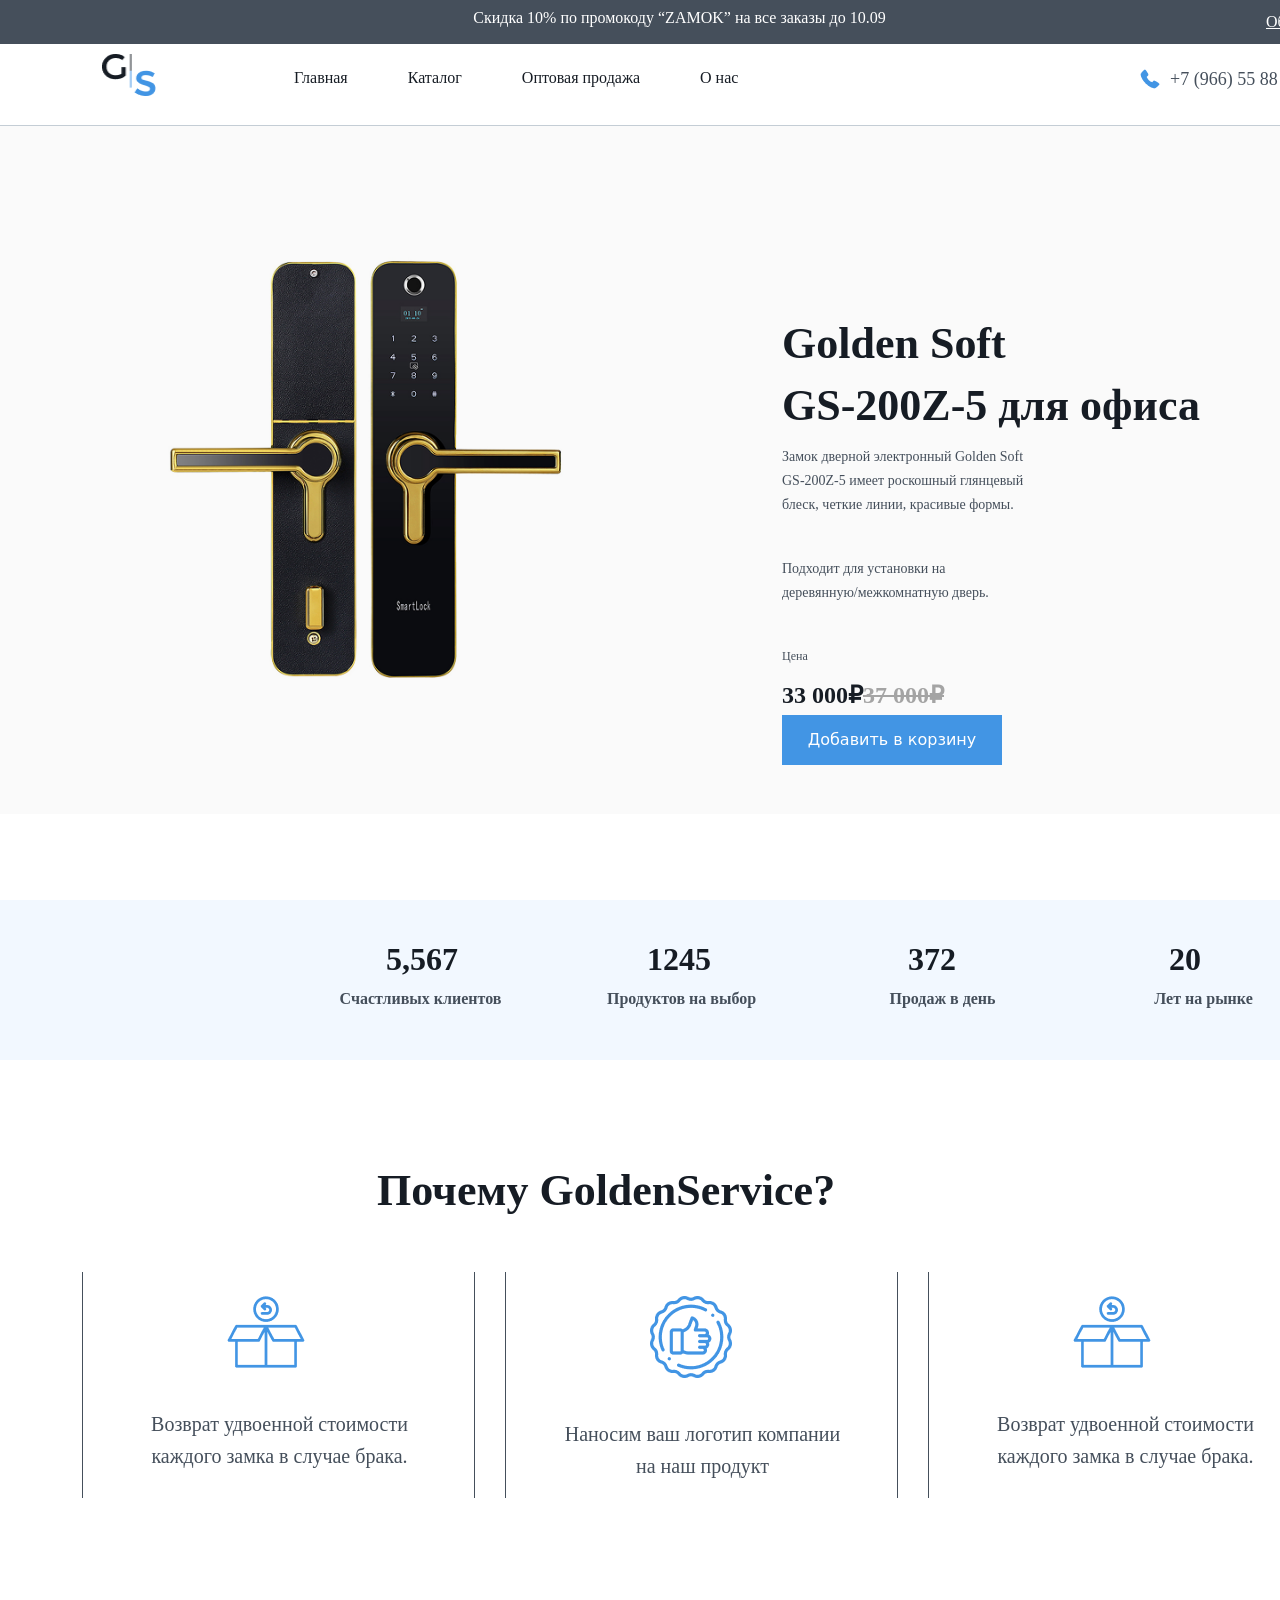
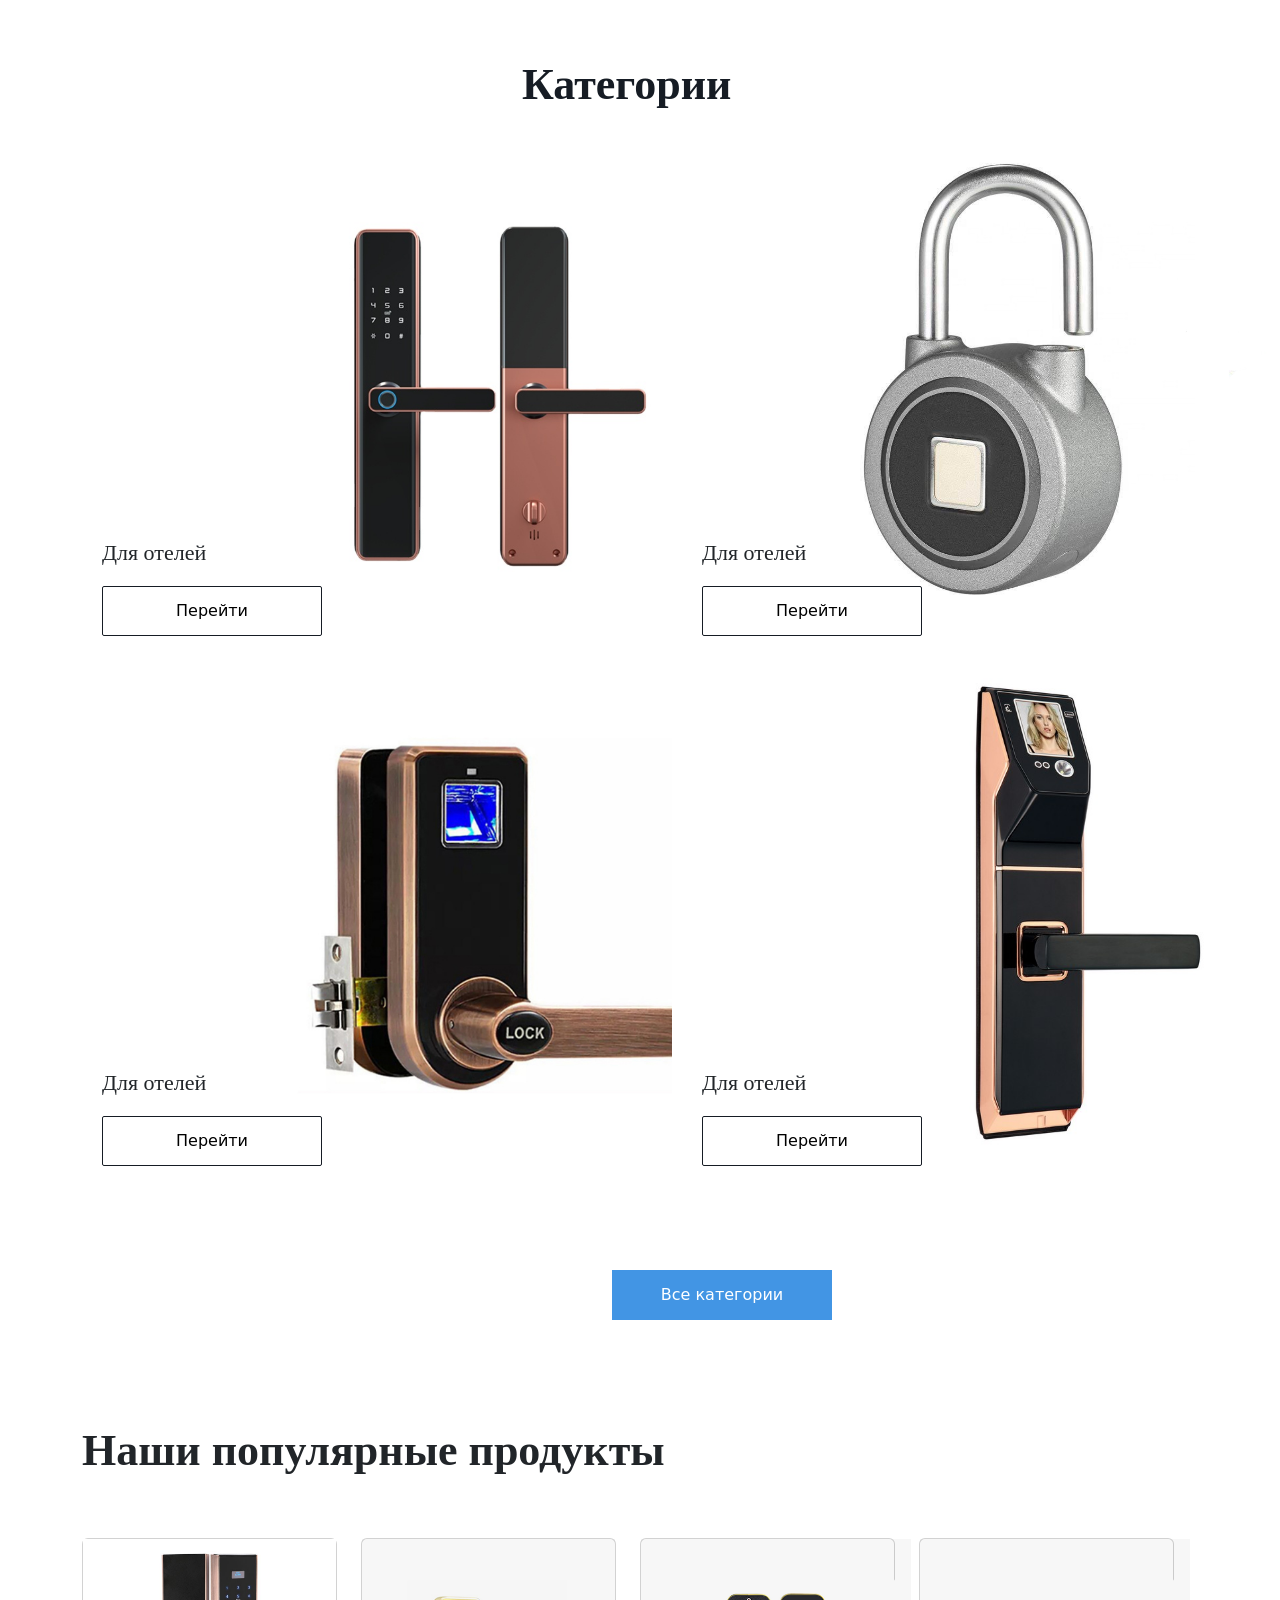
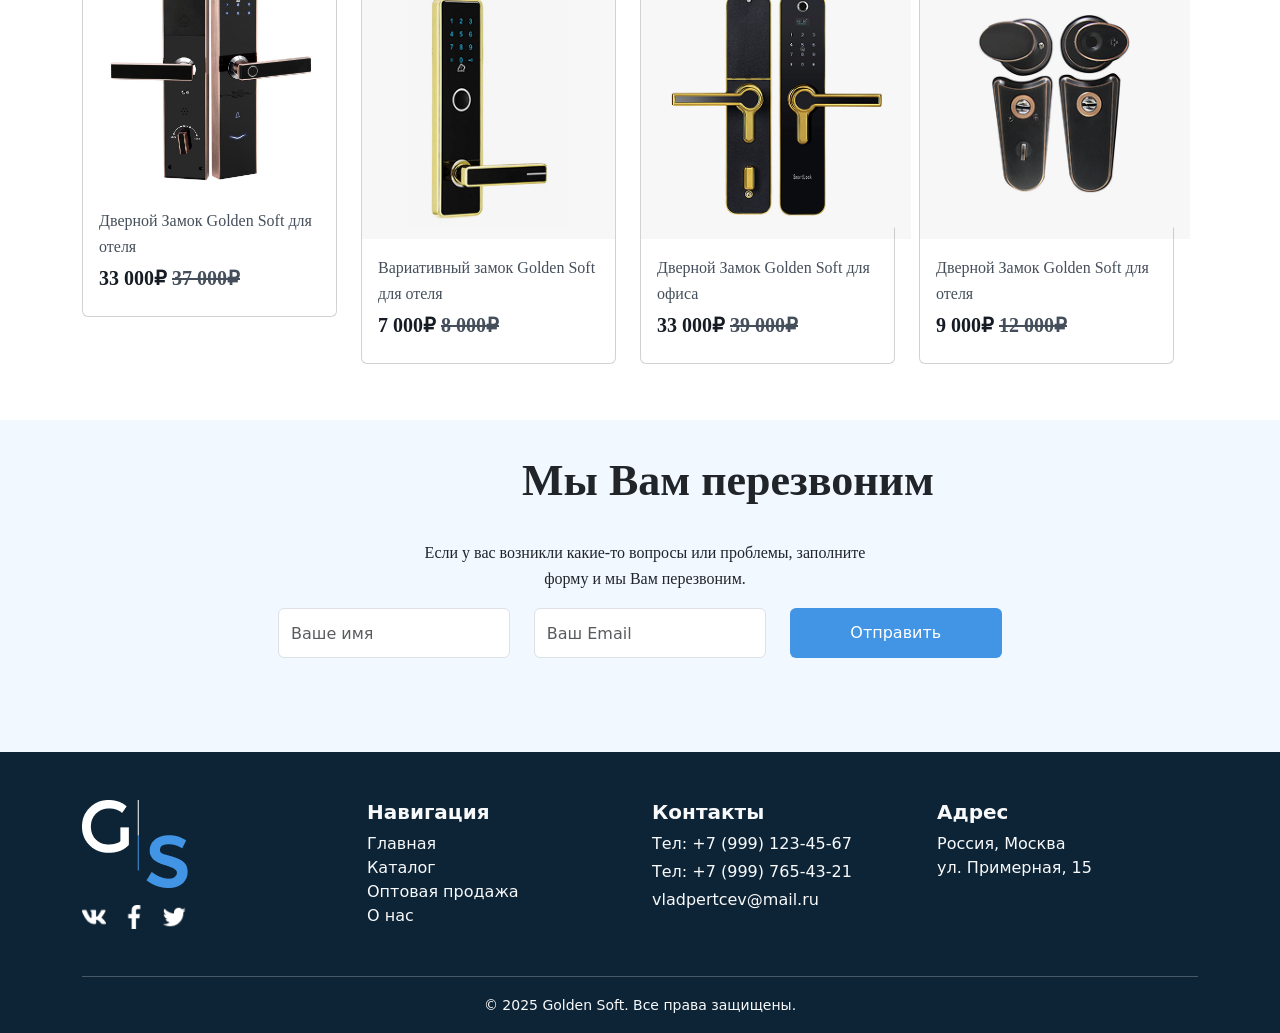
<file: index.html>
<!DOCTYPE html>
<html lang="en">
<head>
    <meta charset="UTF-8">
    <meta name="viewport" content="width=device-width, initial-scale=1.0">
    <title>Document</title>
    <link href="https://cdn.jsdelivr.net/npm/bootstrap@5.3.3/dist/css/bootstrap.min.css" rel="stylesheet">
    <link rel="stylesheet" href="sunnat.css">
</head>
<body>
    <div class="ota">
        <div class="header">
            <div class="container">
                <div class="row">
                     <h4 class="hd2">Скидка 10% по промокоду “ZAMOK” на все заказы до 10.09</h4>
                    <a href="#" class="hd1">Обратный звонок</a>
                   
                </div>
            </div>
       
        </div>
        <nav>
        <div class="container">
            <img src="sikonka/Logo.png" width="54px"  class="im1" height="42px" alt="">
            <ul class="menu">
                        <li><a href="#" >Главная</a></li>
                        <li><a href="nigora.html">Каталог </a></li>
                        <li><a href="#">Оптовая продажа</a></li>
                        <li><a href="#">О нас</a></li>
                       
                       
                    </ul>
                   
        </div>

       
    </nav> 
    <img src="sikonka/phone-call 1.png" class="img2" alt="">
    <h4 class="hd3">+7 (966) 55 88 499</h4>
    <img src="sikonka/Frame 4.png" alt="" class="img3">
    </div>

    <div class="ota2">
        <div class="container">
            <div class="row">
               <div class="tpong">
                <br>
                <h1 class="oh1">Golden Soft <br> GS-200Z-5 для офиса</h1>
                <p class="oh2">Замок дверной электронный Golden Soft <br> GS-200Z-5 имеет роскошный глянцевый <br> блеск, четкие линии, красивые формы.</p>
                <br>
                <p class="oh3">Подходит для установки на <br> деревянную/межкомнатную дверь.</p>
                <br>
                <p class="oh4">Цена</p>

                <h4 class="oh5">33 000₽<span style="color: #A4A4A4;"><del>37 000₽</del></span>  </h4> 
                <button class="btn1">Добавить в корзину</button>

           </div> 
            </div>
           
        </div>
    </div>

    <div class="kichikqism">
        <div class="container">
            <div class="row">
                <div class="qator">
                    <div class="qator1">
                        <h4 class="hrf1">5,567</h4>
                        <h4 class="hrf2">Счастливых клиентов</h4>
                    </div>
                    <div class="qator1">
                        <h4 class="hrf1">1245</h4>
                        <h4 class="hrf2">Продуктов на выбор</h4>
                    </div>
                    <div class="qator1">
                        <h4 class="hrf1">372</h4>
                        <h4 class="hrf2">Продаж в день</h4>
                    </div>
                    <div class="qator1">
                        <h4 class="hrf1">20</h4>
                        <h4 class="hrf2">Лет на рынке</h4>
                    </div>
                </div>

            </div>
        </div>
    </div>


    <div class="container">
        <div class="row">
            <div class="servisqismi">
                <h1 class="s1">Почему GoldenService? </h1>
                <div class="sorta">
                    <div class="sorta1">
                        <img class="ras" src="sikonka/Group (2).png" alt="">
                        <h4 class="s2">Возврат удвоенной стоимости <br> каждого замка в случае брака. </h4>
                    </div>
                    <div class="sorta1">
                        <img class="ras" src="sikonka/evaluate 1.png" alt="">
                        <h4 class="s2">Наносим ваш логотип компании <br> на наш продукт </h4>
                    </div>
                    <div class="sorta1">
                        <img class="ras" src="sikonka/Group (2).png" alt="">
                        <h4 class="s2">Возврат удвоенной стоимости <br> каждого замка в случае брака. </h4>
                    </div>
                </div>
            </div>
        </div>
    </div>



    <div class="container">
        <div class="row">
            <div class="eshiksot">
                <h1 class="e1">Категории</h1>
                <div class="row">
              <div class="col-6"> 
                         <div class="chap1">
                            <h4 class="sur1">Для отелей</h4>
                            <button class="btn2">Перейти</button>

                        </div>
                    </div>
              <div class="col-6"> 
                         <div class="chap1 chap2">
                            <h4 class="sur1">Для отелей</h4>
                            <button class="btn2">Перейти</button>

                        </div>
                    </div>

                </div>
                <div class="row">
                      <div class="col-6"> 
                         <div class="chap1 chap3">
                            <h4 class="sur1">Для отелей</h4>
                            <button class="btn2">Перейти</button>

                        </div>
                    </div>
                      <div class="col-6"> 
                         <div class="chap1 chap3 chap4">
                            <h4 class="sur1">Для отелей</h4>
                            <button class="btn2">Перейти</button>

                        </div>
                    </div>
                </div>
              
            
                    
                    
                
            </div>
          
                  
        </div>
        <br>
        <br>
        <br>
        <br>

         <button class="btn3">Все категории</button>
    </div> 


    <div class="cardqsmi">
        <div class="container">
            <div class="row">
                <h1 class="cx1">Наши популярные продукты</h1>
                <div class="row mt-5">
                    <div class="col-3">
                        <div class="card">
                            <img src="sikonka/caa02260f15e51c85216945f360d947c6bef1654.png" alt="">
                    <div class="card-body">
                        <h4 class="cx2">Дверной Замок Golden Soft для <br> отеля</h4>
                        <h4 class="cx3">33 000₽ <span style="color: #454F5B;"><del>37 000₽</del></span></h4>
                    </div>
                  </div>
                    </div>
                    <div class="col-3">
                        <div class="card">
                            <img src="sikonka/Rectangle 19.png" height="300px" alt="">
                    <div class="card-body">
                        <h4 class="cx2">Вариативный замок Golden Soft <br> для отеля</h4>
                        <h4 class="cx3">7 000₽ <span style="color: #454F5B;"><del>8 000₽</del></span></h4>
                    </div>
                  </div>
                    </div>
                    <div class="col-3">
                        <div class="card">
                            <img src="sikonka/Rectangle 19 (1).png" width="270px" alt="">
                    <div class="card-body">
                        <h4 class="cx2">Дверной Замок Golden Soft для <br>офиса</h4>
                        <h4 class="cx3">33 000₽ <span style="color: #454F5B;"><del>39 000₽</del></span></h4>
                    </div>
                  </div>
                    </div>
                    <div class="col-3">
                        <div class="card">
                            <img src="sikonka/Rectangle 19 (2).png" width="270px" alt="">
                    <div class="card-body">
                        <h4 class="cx2">Дверной Замок Golden Soft для <br> отеля</h4>
                        <h4 class="cx3">9 000₽ <span style="color: #454F5B;"><del>12 000₽</del></span></h4>
                    </div>
                  </div>
                    </div>
                </div>

               

            </div>
        </div>
    </div>
     <div class="pastkok">
     <div class="container">
        <div class="row">
            <h1 class="ps1">Мы Вам перезвоним</h1>
            <p class="ps2">Если у вас возникли какие-то вопросы или проблемы, заполните <br> форму и мы Вам перезвоним.</p>
            <div class="emvain">
                <input type="text" class=" form-control  inp1" placeholder="Ваше имя">
                <input type="email" class=" form-control  inp1" placeholder="Ваш Email">
                <button class="btn btn4">Отправить</button>
            </div>
        </div>
        
     </div>

                    
    </div>



    <!-- FOOTER -->
<footer class=" text-light pt-5 pb-3"
style="background-color:#0D2436 ;">
  <div class="container">
    <div class="row">
      <!-- Logo + Social -->
      <div class="col-md-3 mb-3">
        <!-- Logotip rasmi -->
        <img src="icon/logooo.png" alt="Golden Soft Logo" class="img-fluid mb-3" style="max-width:150px;">
        
        <!-- Ijtimoiy tarmoqlar -->
        <div class="d-flex gap-3">
          <a href="#"><img src="icon/vk.png" alt="Facebook" width="24"></a>
          <a href="#"><img src="icon/free-icon-facebook-2111392 1.png" alt="Twitter" width="24"></a>
          <a href="#"><img src="icon/Frame (3).png" alt="Instagram" width="24"></a>
        </div>
      </div>

      <!-- Navigation -->
      <div class="col-md-3 mb-3">
        <h5 class="fw-bold">Навигация</h5>
        <ul class="list-unstyled">
          <li><a href="#" class="text-light text-decoration-none">Главная</a></li>
          <li><a href="#" class="text-light text-decoration-none">Каталог</a></li>
          <li><a href="#" class="text-light text-decoration-none">Оптовая продажа</a></li>
          <li><a href="#" class="text-light text-decoration-none">О нас</a></li>
        </ul>
      </div>

      <!-- Contact -->
      <div class="col-md-3 mb-3">
        <h5 class="fw-bold">Контакты</h5>
        <p class="mb-1">Тел: +7 (999) 123-45-67</p>
        <p class="mb-1">Тел: +7 (999) 765-43-21</p>
        <p>vladpertcev@mail.ru</p>
      </div>

      <!-- Address -->
      <div class="col-md-3 mb-3">
        <h5 class="fw-bold">Адрес</h5>
        <p>Россия, Москва<br>ул. Примерная, 15</p>
      </div>
    </div>

    <hr class="border-light">

    <!-- Copyright -->
    <div class="text-center">
      <small>© 2025 Golden Soft. Все права защищены.</small>
    </div>
  </div>
</footer>

</body>
<script src="https://cdn.jsdelivr.net/npm/bootstrap@5.3.3/dist/js/bootstrap.bundle.min.js"></script>
</html>
</file>
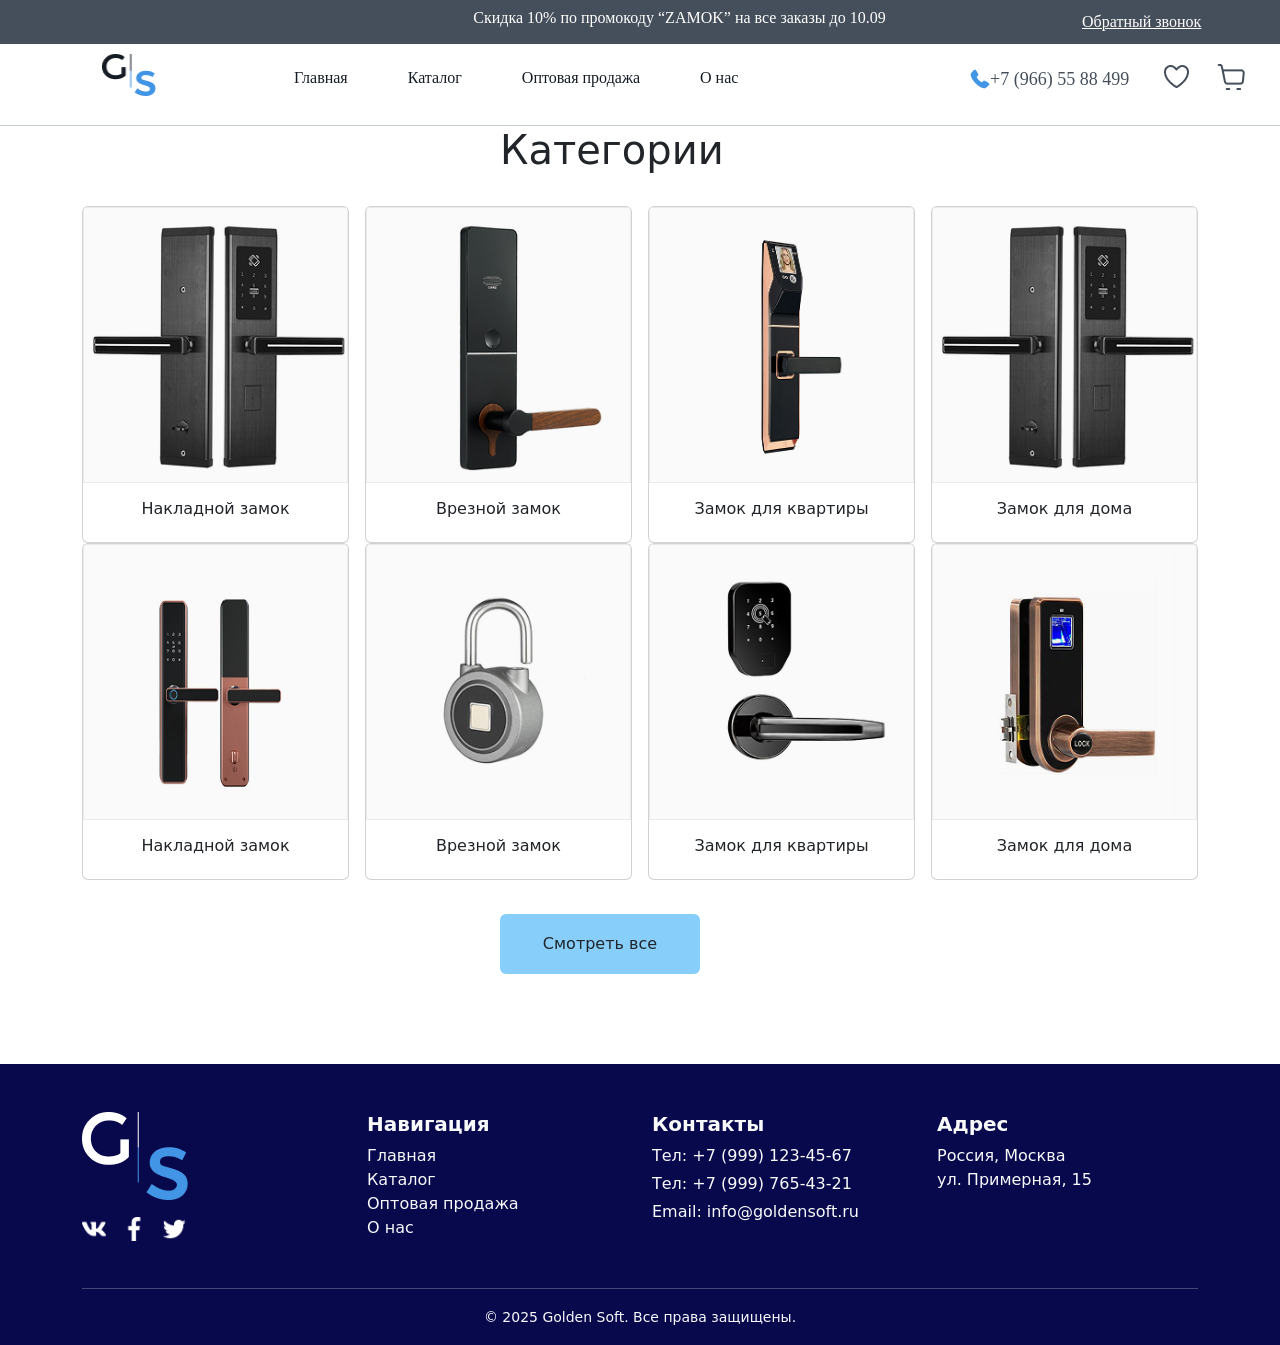
<file: nigora.html>
<!DOCTYPE html>
<html lang="en">
<head>
    <meta charset="UTF-8">
    <meta name="viewport" content="width=device-width, initial-scale=1.0">
    <title>Document</title>
    <link href="https://cdn.jsdelivr.net/npm/bootstrap@5.3.3/dist/css/bootstrap.min.css" rel="stylesheet">
    <link rel="stylesheet" href="nigora.css">
</head>
<body>
      <div class="ota">
        <div class="header">
            <div class="container">
                <div class="row">
                     <h4 class="hd2">Скидка 10% по промокоду “ZAMOK” на все заказы до 10.09</h4>
                    <a href="#" class="hd1">Обратный звонок</a>
                   
                </div>
            </div>
       
        </div>
        <nav>
        <div class="container">
            <img src="icon/Logo.png" width="54px"  class="im1" height="42px" alt="">
            <ul class="menu">
                        <li><a href="#" >Главная</a></li>
                        <li><a href="#">Каталог </a></li>
                        <li><a href="#">Оптовая продажа</a></li>
                        <li><a href="#">О нас</a></li>
                       
                       
                    </ul>
                   
        </div>

       
    </nav> 
   
    <img src="icon/rasm.png" class="img2" alt="">
    <h4 class="hd3">+7 (966) 55 88 499</h4>
    <img src="icon/Frame 4.png" alt="rasm  iqmadi" class="img3">
 

    </div>
    <H1 class="text-start "
    style="
    padding-left: 500px;">Категории</H1>


<div class="container py-4">
  <div class="row g-3">

    <div class="col-md-3 col-sm-6 ">
      <div class="card h-100 text-center">
        <img src="icon/Rectangle 728.png" class="card-img-top" alt="">
        <div class="card-body">
          <h6 class="card-title">Накладной замок</h6>
        </div>
      </div>
    </div>

    <div class="col-md-3 col-sm-6">
      <div class="card h-100 text-center">
        <img src="icon/Rectangle 728 (2).png" class="card-img-top" alt="">
        <div class="card-body">
          <h6 class="card-title">Врезной замок</h6>
        </div>
      </div>
    </div>

    <div class="col-md-3 col-sm-6">
      <div class="card h-100 text-center">
        <img src="icon/Rectangle 728 (3).png" class="card-img-top" alt="">
        <div class="card-body">
          <h6 class="card-title">Замок для квартиры</h6>
        </div>
      </div>
    </div>

    <div class="col-md-3 col-sm-6">
      <div class="card h-100 text-center">
        <img src="icon/Rectangle 728.png" class="card-img-top" alt="">
        <div class="card-body">
          <h6 class="card-title">Замок для дома</h6>
        </div>
      </div>
    </div>

  </div>
  <div class="row g-3">

    <div class="col-md-3 col-sm-6">
      <div class="card h-100 text-center">
        <img src="icon/1.png" class="card-img-top" alt="">
        <div class="card-body">
          <h6 class="card-title">Накладной замок</h6>
        </div>
      </div>
    </div>

    <div class="col-md-3 col-sm-6">
      <div class="card h-100 text-center">
        <img src="icon/3.png" class="card-img-top" alt="">
        <div class="card-body">
          <h6 class="card-title">Врезной замок</h6>
        </div>
      </div>
    </div>

    <div class="col-md-3 col-sm-6">
      <div class="card h-100 text-center">
        <img src="icon/4.png" class="card-img-top" alt="">
        <div class="card-body">
          <h6 class="card-title">Замок для квартиры</h6>
        </div>
      </div>
    </div>

    <div class="col-md-3 col-sm-6">
      <div class="card h-100 text-center">
        <img src="icon/5.png" class="card-img-top" alt="">
        <div class="card-body">
          <h6 class="card-title">Замок для дома</h6>
        </div>
      </div>
    </div>

  </div>
</div>

                                        <button class="btn "
                                        style="width: 200px;
                                        height: 60px;
                                        background-color: lightskyblue;
                                        margin-left:500px ;
                                        margin-bottom: 90px;
                                        margin-top: 10px;">Смотреть все</button>


<!-- FOOTER -->
<footer class=" text-light pt-5 pb-3"
style="background-color:rgb(8, 8, 77) ;">
  <div class="container">
    <div class="row">
      <!-- Logo + Social -->
      <div class="col-md-3 mb-3">
        <!-- Logotip rasmi -->
        <img src="icon/logooo.png" alt="Golden Soft Logo" class="img-fluid mb-3" style="max-width:150px;">
        
        <!-- Ijtimoiy tarmoqlar -->
        <div class="d-flex gap-3">
          <a href="#"><img src="icon/vk.png" alt="Facebook" width="24"></a>
          <a href="#"><img src="icon/free-icon-facebook-2111392 1.png" alt="Twitter" width="24"></a>
          <a href="#"><img src="icon/Frame (3).png" alt="Instagram" width="24"></a>
        </div>
      </div>

      <!-- Navigation -->
      <div class="col-md-3 mb-3">
        <h5 class="fw-bold">Навигация</h5>
        <ul class="list-unstyled">
          <li><a href="#" class="text-light text-decoration-none">Главная</a></li>
          <li><a href="#" class="text-light text-decoration-none">Каталог</a></li>
          <li><a href="#" class="text-light text-decoration-none">Оптовая продажа</a></li>
          <li><a href="#" class="text-light text-decoration-none">О нас</a></li>
        </ul>
      </div>

      <!-- Contact -->
      <div class="col-md-3 mb-3">
        <h5 class="fw-bold">Контакты</h5>
        <p class="mb-1">Тел: +7 (999) 123-45-67</p>
        <p class="mb-1">Тел: +7 (999) 765-43-21</p>
        <p>Email: info@goldensoft.ru</p>
      </div>

      <!-- Address -->
      <div class="col-md-3 mb-3">
        <h5 class="fw-bold">Адрес</h5>
        <p>Россия, Москва<br>ул. Примерная, 15</p>
      </div>
    </div>

    <hr class="border-light">

    <!-- Copyright -->
    <div class="text-center">
      <small>© 2025 Golden Soft. Все права защищены.</small>
    </div>
  </div>
</footer>
























    <!-- <div class="ota2">
        <div class="container">
            <div class="row">
               <div class="tpong">
                <br>
                <h1 class="oh1">Golden Soft <br> GS-200Z-5 для офиса</h1>
                <p class="oh2">Замок дверной электронный Golden Soft <br> GS-200Z-5 имеет роскошный глянцевый <br> блеск, четкие линии, красивые формы.</p>
                <br>
                <p class="oh3">Подходит для установки на <br> деревянную/межкомнатную дверь.</p>
                <br>
                <p class="oh4">Цена</p>

                <h4 class="oh5">33 000₽<span style="color: #A4A4A4;"><del>37 000₽</del></span>  </h4> 
                <button class="btn1">Добавить в корзину</button>

           </div> 
            </div>
           
        </div>
    </div>

    <div class="kichikqism">
        <div class="container">
            <div class="row">
                <div class="qator">
                    <div class="qator1">
                        <h4 class="hrf1">5,567</h4>
                        <h4 class="hrf2">Счастливых клиентов</h4>
                    </div>
                    <div class="qator1">
                        <h4 class="hrf1">1245</h4>
                        <h4 class="hrf2">Продуктов на выбор</h4>
                    </div>
                    <div class="qator1">
                        <h4 class="hrf1">372</h4>
                        <h4 class="hrf2">Продаж в день</h4>
                    </div>
                    <div class="qator1">
                        <h4 class="hrf1">20</h4>
                        <h4 class="hrf2">Лет на рынке</h4>
                    </div>
                </div>

            </div>
        </div>
    </div> -->
</body>
<script src="https://cdn.jsdelivr.net/npm/bootstrap@5.3.3/dist/js/bootstrap.bundle.min.js"></script>
</html>
</file>
<file: sunnat.css>
.ota{
width: 100%;
height: 126px;
opacity: 1;
border-left: 0;
border-top: 0;
border-right: 0;
border-bottom: 1px solid #C4CDD5;
}
.header{
    width: 100%;
height: 44px;
opacity: 1;
background-color: #454F5B;
}
.hd1{
    width: 156px;
height: 26px;
opacity: 1px;
font-family: SF Pro Display;
font-weight: 500;
font-size: 16px;
line-height: 26px;
letter-spacing: 12%;
text-decoration: underline;
text-decoration-style: solid;
text-decoration-thickness: 0%;
color: #FFFFFF;
margin-left: 1184px;
margin-top: -30px;
}
.hd2{
    width: 841px;
height: 26px;
opacity: 1;
font-family: SF Pro Display;
font-weight: 500;
font-size: 16px;
line-height: 26px;
letter-spacing: 12%;
color:#FFFFFF;
padding-left: 390px;
margin-top: 5px;
text-align: center;
}

nav{
    /* width: 100%;
height: 90px;
opacity: 0.65; */
background-color: white;
}

.menu{
    display: flex;
    margin-left: 150px;
    margin-top: -50px;



}
.menu > li{
    margin: 0 30px;
    list-style: none;
    padding-top: 20px;
}
.menu > li > a{
    text-decoration: none;
    font-family: Roboto;
font-weight: 400;
font-size: 16px;
line-height: 100%;
letter-spacing: 0%;
width: 164px;
height: 19px;
color: #161C24;

opacity: 1;

}
.menu > li > a:hover{
    color:#161c247b ;

}
.im1{
    margin-left: 20px;
    margin-top: 10px;
}
.img2{
    margin-left: 1140px;
    margin-top: -80px;
}
.hd3{
    width: 157px;
height: 21px;
font-family: SF Pro Display;
font-weight: 400;
font-size: 18px;
line-height: 100%;
letter-spacing: 0%;
color: #454F5B;
margin-left: 1170px;
    margin-top: -60px;
}
.img3{
    margin-left: 1330px;
    margin-top: -70px;
}
.ota2{
    width: 100%;
height: 774px;
opacity: 1;
 background-image: url('sikonka/Rectangle\ 6.png');
 background-size: 100%;
 background-repeat: no-repeat;
}
.tpong{
    width: 604px;
height: 489px;
opacity: 1;
gap: 20px;
margin-left: 700px;
margin-top: 163px;

}
.oh1{
    width: 604px;
height: 124px;
opacity: 1;
font-family: SF Pro Text;
font-weight: 600;
font-size: 44px;
line-height: 62px;
letter-spacing: 0%;
color: #161C24;
}
.oh2{
    width: 287px;
height: 72px;
opacity: 1;
font-family: SF Pro Text;
font-weight: 400;
font-size: 14px;
line-height: 24px;
letter-spacing: 0%;
color: #454F5B;
}
.oh3{
    width: 287px;
height: 48px;
opacity: 1;
font-family: SF Pro Text;
font-weight: 400;
font-size: 14px;
line-height: 24px;
color: #454F5B;

}
.oh4{
    width: 31px;
height: 22px;
opacity: 1;
font-family: SF Pro Text;
font-weight: 400;
font-size: 12px;
line-height: 22px;
letter-spacing: 0%;
color: #454F5B;
}
.oh5{
opacity: 1;
font-family: SF Pro Text;
font-weight: 600;
font-size: 24px;
line-height: 100%;
letter-spacing: 0%;
color: #161C24;
}
.btn1{
    width: 220px;
height: 50px;
opacity: 1;
top: 71px;
background-color: #4295E4;
border: 0;
text-align: center;
color: white;
}


.kichikqism{
    width: 100%;
height: 160px;
opacity: 1;
top: 900px;
gap: 10px;
padding-top: 40px;
padding-right: 319px;
padding-bottom: 40px;
padding-left: 319px;
background-color: #F2F8FF;
}
.qator{
    width: 826px;
height: 80px;
opacity: 1;
gap: 82px;
display: flex;
justify-content: space-between;
}
.qator1{
    width: 179px;
height: 80px;
opacity: 1;
gap: 16px;
}
.hrf1{
    width: 85px;
height: 38px;
opacity: 1;
font-family: SF Pro Display;
font-weight: 600;
font-size: 32px;
line-height: 38px;
letter-spacing: 0%;
color: #161C24;
padding-left: 55px;
}
.hrf2{
    width: 179px;
height: 26;
opacity: 1;
font-family: SF Pro Text;
font-weight: 600;
font-size: 16px;
line-height: 26px;
letter-spacing: 0%;
color: #454F5B;
text-align: center;
}






.servisqismi{
    width: 100%;
height: 344px;
opacity: 1;
margin-top:100px;

}
.s1{
    width: 526px;
height: 62px;
opacity: 1;
font-family: SF Pro Text;
font-weight: 600;
font-size: 44px;
line-height: 62px;
letter-spacing: 0%;
color: #161C24;
margin:auto ;
}

.sorta{
    width: 100%;
height: 226PX;
opacity: 1;
gap: 30px;
margin-top: 50px;
display: flex;
justify-content: space-between;
}
.sorta1{
    width: 393px;
height: 226px;
opacity: 1;
gap: 10px;
padding: 24px;
border-left: 1px solid #454F5B;
border-right: 1px solid #454F5B;
}


.ras{
    margin-left: 120px;
}

.s2{
    width: 345px;
height: 64;
opacity: 1;
font-family: SF Pro Text;
font-weight: 400;
font-size: 20px;
line-height: 32px;
letter-spacing: 0%;
text-align: center;
color: #454F5B;
padding-top: 40px;
}



.eshiksot{
    width: 100%;
height: 1120px;
opacity: 1;
margin-top: 150px;

}
.e1{
    width: 236px;
height: 62px;
opacity: 1;
font-family: SF Pro Text;
font-weight: 600;
font-size: 44px;
line-height: 62px;
letter-spacing: 0%;
color: #161C24;
margin: auto;
}
.chap1{
width: 450px;
height: 530px;
opacity: 1;
background-image: url("sikonka/c4cb868cb4fc007b2f23762fc26030bdfc099112.png");
background-size: cover;
background-repeat: no-repeat;
margin-left: 140px;
position: relative;
}
.chap2{
   width: 450px;
height: 530px; 
background-image: url("sikonka/693e71251a71cb8e1d568e4920688e33ccb25b56.png");
background-size: cover;
background-repeat: no-repeat;
margin-left: 170px;
}

.chap3{
  background-image: url("sikonka/403f61ca8ded2900fad85551e379642ea3bafe56.png");
background-size: cover;
background-repeat: no-repeat;  
}
.chap4{
background-image: url("sikonka/350fef7eabeaa975b347f48837bd0b365a226a4d.png");
background-size: cover;
background-repeat: no-repeat;
margin-left: 170px;



}
.sur1{
    width: 125px;
height: 34px;
opacity: 1;

font-family: SF Pro Text;
font-weight: 500;
font-size: 22px;
line-height: 34px;
letter-spacing: 0%;
position: absolute;
top: 100px;
left: -120px;
margin-top: 320px;
}
.btn2{
    width: 220px;
height: 50px;
opacity: 1;
border-radius: 2px;
border-width: 1px;
border:1px solid #161C24;
background-color: white;
margin-top:470px ;
position: absolute;
left: -120px;
}
.btn3{
    width: 220px;
height: 50px;
opacity: 1;
background-color: #4295E4;
border: 0;
color: #FFFFFF;
margin-left: 530px;
}



.cardqsmi{
    width: 100%;
height: 600px;
opacity: 1;
margin-top: 100px;

}
.cx1{
    width: 1074px;
height: 62px;
opacity: 1;

    font-family: SF Pro Text;
font-weight: 600;
font-size: 44px;
line-height: 62px;
letter-spacing: 0%;

}
.cx2{
    width: 264px;
height: 52px;
opacity: 1;
font-family: SF Pro Text;
font-weight: 400;
font-size: 16px;
line-height: 26px;
letter-spacing: 0%;
vertical-align: middle;
color: #454F5B;
}
.cx3{
    width: 150px;
height: 24px;
opacity: 1;
font-family: SF Pro Text;
font-weight: 600;
font-size: 20px;
line-height: 100%;
letter-spacing: 0%;
color: #161C24;
}


.pastkok{
    width: 100%;
height: 332px;
opacity: 1;
background-color: #F2F8FF;

}
.ps1{
    width: 465px;
height: 62px;
opacity: 1;
font-family: SF Pro Text;
font-weight: 600;
font-size: 44px;
line-height: 62px;
letter-spacing: 0%;
padding-top: 30px;
margin-left: 440px;
}
.ps2{
    /* width: 518px;
height: 52px; */
opacity: 1;
font-family: SF Pro Text;
font-weight: 400;
font-size: 16px;
line-height: 26px;
letter-spacing: 0%;
padding-top: 50px;
text-align: center;
margin-left: 5px;

}
.emvain{
    width: 748px;
height: 50px;
opacity: 1;
gap: 24px;
margin: auto;
display: flex;
justify-content: space-between;
}
.inp1{
    width: 240px;
height: 50px;
opacity: 1;

}
.btn4{
    width: 220px;
height: 50px;
opacity: 1;
color: #FFFFFF;
background-color: #4295E4;
}
</file>
<file: nigora.css>
.ota{
width: 100%;
height: 126px;
opacity: 1;
border-left: 0;
border-top: 0;
border-right: 0;
border-bottom: 1px solid #C4CDD5;
}
.header{
    width: 100%;
height: 44px;
opacity: 1;
background-color: #454F5B;
}
.hd1{
    width: 156px;
height: 26px;
opacity: 1px;
font-family: SF Pro Display;
font-weight: 500;
font-size: 16px;
line-height: 26px;
letter-spacing: 12%;
text-decoration: underline;
text-decoration-style: solid;
text-decoration-thickness: 0%;
color: #FFFFFF;
margin-left: 1000px;
margin-top: -30px;
}
.hd2{
    width: 841px;
height: 26px;
opacity: 1;
font-family: SF Pro Display;
font-weight: 500;
font-size: 16px;
line-height: 26px;
letter-spacing: 12%;
color:#FFFFFF;
padding-left: 390px;
margin-top: 5px;
text-align: center;
}

nav{
    /* width: 100%;
height: 90px;
opacity: 0.65; */
background-color: white;
}

.menu{
    display: flex;
    margin-left: 150px;
    margin-top: -50px;



}
.menu > li{
    margin: 0 30px;
    list-style: none;
    padding-top: 20px;
}
.menu > li > a{
    text-decoration: none;
    font-family: Roboto;
font-weight: 400;
font-size: 16px;
line-height: 100%;
letter-spacing: 0%;
width: 164px;
height: 19px;
color: #161C24;

opacity: 1;

}
.menu > li > a:hover{
    color:#161c247b ;

}
.im1{
    margin-left: 20px;
    margin-top: 10px;
}
.img2{
    margin-left: 970px;
    margin-top: -80px;
}
.hd3{
    width: 157px;
height: 21px;
font-family: SF Pro Display;
font-weight: 400;
font-size: 18px;
line-height: 100%;
letter-spacing: 0%;
color: #454F5B;
margin-left: 990px;
    margin-top: -60px;
}
.img3{
    margin-left: 1160px;
    margin-top: -70px;
}
.img4{
    margin-left: 1220px;
    margin-top: -80px;
}
.ota2{
    width: 100%;
height: 774px;
opacity: 1;
 background-image: url('sikonka/Rectangle\ 6.png');
 background-size: 100%;
 background-repeat: no-repeat;
}
.tpong{
    width: 604px;
height: 489px;
opacity: 1;
gap: 20px;
margin-left: 700px;
margin-top: 163px;

}
.oh1{
    width: 604px;
height: 124px;
opacity: 1;
font-family: SF Pro Text;
font-weight: 600;
font-size: 44px;
line-height: 62px;
letter-spacing: 0%;
color: #161C24;
}
.oh2{
    width: 287px;
height: 72px;
opacity: 1;
font-family: SF Pro Text;
font-weight: 400;
font-size: 14px;
line-height: 24px;
letter-spacing: 0%;
color: #454F5B;
}
.oh3{
    width: 287px;
height: 48px;
opacity: 1;
font-family: SF Pro Text;
font-weight: 400;
font-size: 14px;
line-height: 24px;
color: #454F5B;

}
.oh4{
    width: 31px;
height: 22px;
opacity: 1;
font-family: SF Pro Text;
font-weight: 400;
font-size: 12px;
line-height: 22px;
letter-spacing: 0%;
color: #454F5B;
}
.oh5{
opacity: 1;
font-family: SF Pro Text;
font-weight: 600;
font-size: 24px;
line-height: 100%;
letter-spacing: 0%;
color: #161C24;
}
.btn1{
    width: 220px;
height: 50px;
opacity: 1;
top: 71px;
background-color: #4295E4;
border: 0;
text-align: center;
color: white;
}


.kichikqism{
    width: 100%;
height: 160px;
opacity: 1;
top: 900px;
gap: 10px;
padding-top: 40px;
padding-right: 319px;
padding-bottom: 40px;
padding-left: 319px;
background-color: #F2F8FF;
}
.qator{
    width: 826px;
height: 80px;
opacity: 1;
gap: 82px;
display: flex;
justify-content: space-between;
}
.qator1{
    width: 179px;
height: 80px;
opacity: 1;
gap: 16px;
}
.hrf1{
    width: 85px;
height: 38px;
opacity: 1;
font-family: SF Pro Display;
font-weight: 600;
font-size: 32px;
line-height: 38px;
letter-spacing: 0%;
color: #161C24;
padding-left: 55px;
}
.hrf2{
    width: 179px;
height: 26;
opacity: 1;
font-family: SF Pro Text;
font-weight: 600;
font-size: 16px;
line-height: 26px;
letter-spacing: 0%;
color: #454F5B;
text-align: center;
}






.servisqismi{
    width: 100%;
height: 344px;
opacity: 1;
border: 1px solid black;

}
</file>
